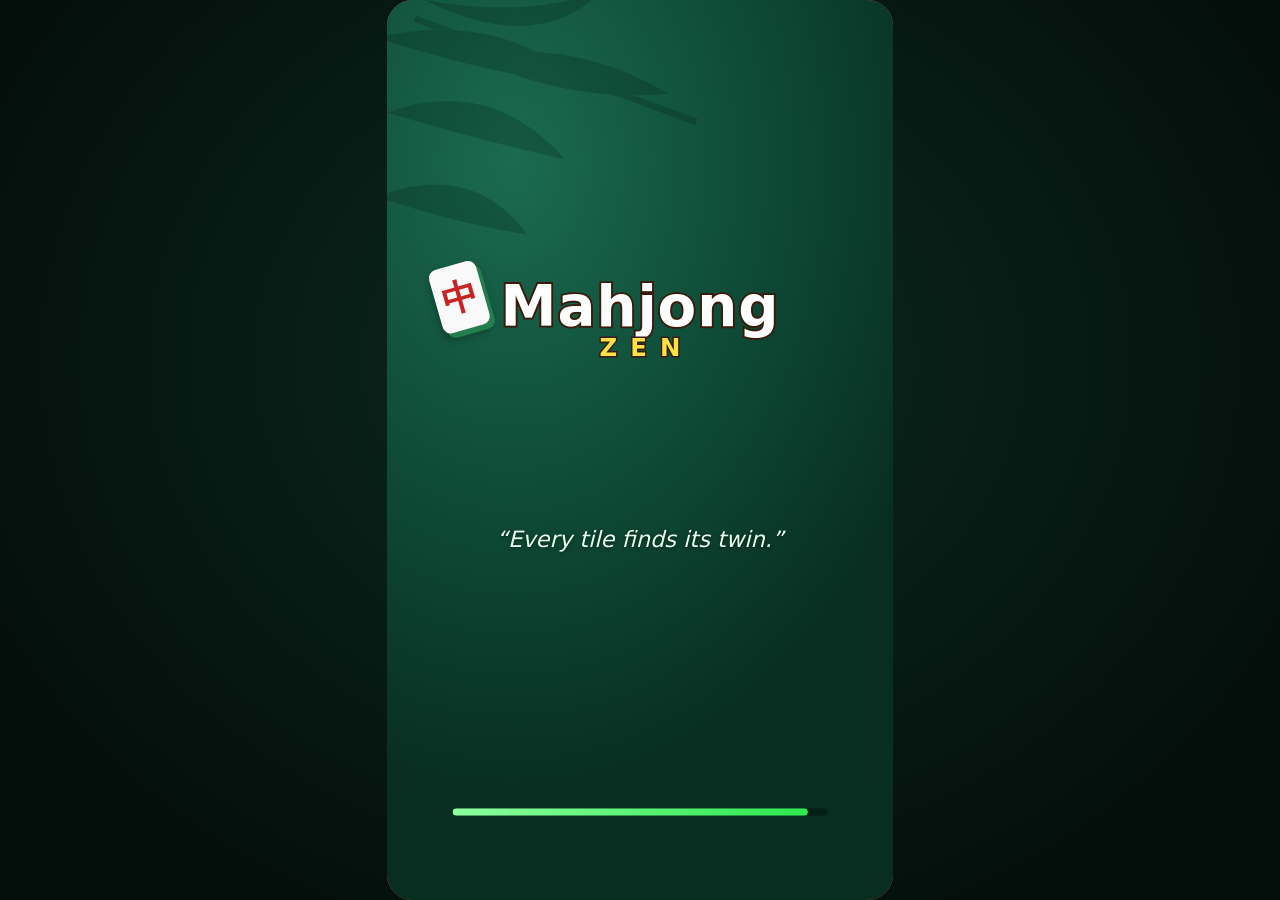
<file: index.html>
<!doctype html>
<html lang="fr">
<head>
<meta charset="utf-8">
<meta name="viewport" content="width=device-width, initial-scale=1, maximum-scale=1, user-scalable=no, viewport-fit=cover">
<meta name="theme-color" content="#082E22">
<title>Mahjong Zen</title>
<link rel="stylesheet" href="css/style.css?v=3">
</head>
<body>
<div id="stage">

  <!-- Tapis feutrine + ombres de bambou + filigrane -->
  <div id="table"><div id="leaves"></div><div id="watermark"></div></div>

  <div id="aura"></div>

  <!-- Jeu -->
  <div id="game">
    <header id="hud">
      <button class="wood round" id="btnBack" aria-label="Retour"><svg viewBox="0 0 24 24"><path d="M15 5l-7 7 7 7" /></svg></button>
      <div id="hudCenter">
        <div class="hudCol classic"><span class="lbl">Level</span><b id="hudLevel">1</b></div>
        <div class="hudCol classic mid"><span class="lbl">Score</span><b id="hudScore" class="gold">0</b><i id="scoreGlow"></i></div>
        <div class="hudCol classic"><span class="lbl">Matches</span><b id="hudMatches">0</b></div>
        <div class="hudCol tray iq"><span class="lbl">IQ</span><b id="hudIQ" class="gold">40.0</b><i id="iqGlow"></i></div>
      </div>
      <button class="wood round" id="btnMenu" aria-label="Menu"><svg viewBox="0 0 24 24"><path d="M5 7h14M5 12h14M5 17h14" /></svg></button>
    </header>

    <div id="comboZone">
      <div id="coinBox"><i class="coin"></i><b id="coinCount">0</b></div>
      <div id="comboBanner"><span id="comboText">Combo x2</span><i id="comboBar"></i></div>
      <div id="tray"><i></i><i></i><i></i><i></i></div>
    </div>

    <div id="board"></div>

    <footer id="dock">
      <button class="wood round big" id="btnShuffle" aria-label="Mélanger"><svg viewBox="0 0 24 24"><path d="M3 7h3.5c3 0 4 2 5.5 5s2.500 5 5.500 5H21M3 17h3.500c1.800 0 2.800-.7 3.700-1.900M13.800 8.900C14.700 7.700 15.700 7 17.500 7H21M18.500 4L21.500 7l-3 3M18.500 14l3 3-3 3"/></svg><em class="badge" id="bShuffle">3</em></button>
      <button class="wood round big" id="btnHint" aria-label="Indice"><svg viewBox="0 0 24 24"><path d="M9 18h6M10 21h4M12 3a6 6 0 0 0-3.500 10.900c.700.600 1 1.200 1 2.100h5c0-.9.300-1.500 1-2.100A6 6 0 0 0 12 3z"/></svg><em class="badge" id="bHint">3</em></button>
      <button class="wood round big" id="btnUndo" aria-label="Annuler"><svg viewBox="0 0 24 24"><path d="M9 14L4 9l5-5M4 9h10a6 6 0 0 1 0 12h-4"/></svg><em class="badge" id="bUndo">∞</em></button>
    </footer>
    <div id="fx"></div>
  </div>

  <!-- Portes Shoji -->
  <div id="shoji" class="closed">
    <div class="door left"><div class="paper"></div><div class="lattice"></div></div>
    <div class="door right"><div class="paper"></div><div class="lattice"></div></div>
    <div id="slit"></div>
    <div id="medal"><svg viewBox="0 0 120 120"><circle cx="60" cy="60" r="57" fill="#4A1F10" stroke="#D99B43" stroke-width="4"/><circle cx="60" cy="60" r="46" fill="none" stroke="#C88A4B" stroke-width="2"/>
      <g fill="#E8B960" stroke="#8A5A00" stroke-width="1.5">
        <g id="petals"></g></g>
      <rect x="44" y="36" width="32" height="46" rx="6" fill="#FAFAFA" stroke="#247D4E" stroke-width="3"/><text x="60" y="72" font-size="30" text-anchor="middle" fill="#C92323" font-weight="900" font-family="'Noto Serif CJK SC','Microsoft YaHei',serif">中</text></svg></div>
    <div id="flash"></div>
  </div>

  <!-- Accueil -->
  <div id="home" class="hidden">
    <div id="homeTop">
      <div class="pill"><i class="coin"></i><b id="homeCoins">0</b></div>
      <div id="logo"><span class="tilt"><i>中</i></span><h1>Mahjong<small>ZEN</small></h1></div>
      <button class="wood round" id="btnSettings" aria-label="Paramètres"><svg viewBox="0 0 24 24"><path d="M5 7h14M5 12h14M5 17h14" /></svg></button>
    </div>
    <div id="homeBottom">
      <div id="worldName">Bambouseraie</div>
      <button id="btnPlay" class="cta">Level 1</button>
      <button id="btnLevels" class="link">Tous les niveaux</button>
    </div>
  </div>

  <!-- Carte citation -->
  <div id="quote" class="hidden"><div class="card"><div class="ico"><span>中</span></div><p id="quoteText"></p></div></div>

  <!-- Sélection de niveau -->
  <div id="levelSel" class="hidden"><div class="sheet">
    <div class="sheetHead"><b>Niveaux</b><button class="wood round sm" id="lvlClose" aria-label="Fermer"><svg viewBox="0 0 24 24"><path d="M6 6l12 12M18 6L6 18"/></svg></button></div>
    <div id="lvlGrid"></div></div></div>

  <!-- Fenêtres (menu / victoire / défaite) -->
  <div id="modal" class="hidden"><div class="panel" id="panel"></div></div>

  <div id="toast"></div>

  <!-- Chargement -->
  <div id="loading"><div id="leaves2"></div>
    <div class="lg"><span class="tilt"><i>中</i></span><h1>Mahjong<small>ZEN</small></h1></div>
    <p id="loadQuote"></p>
    <div class="bar"><i id="loadBar"></i></div>
  </div>
</div>

<script src="js/engine/layouts.js?v=3"></script>
<script src="js/engine/board.js?v=3"></script>
<script src="js/engine/generator.js?v=3"></script>
<script src="js/engine/levels.js?v=3"></script>
<script src="js/render/symbols.js?v=3"></script>
<script src="js/render/tiles.js?v=3"></script>
<script src="js/render/vfx.js?v=3"></script>
<script src="js/render/shoji.js?v=3"></script>
<script src="js/audio/sfx.js?v=3"></script>
<script src="js/ui/hud.js?v=3"></script>
<script src="js/main.js?v=3"></script>
</body>
</html>
</file>
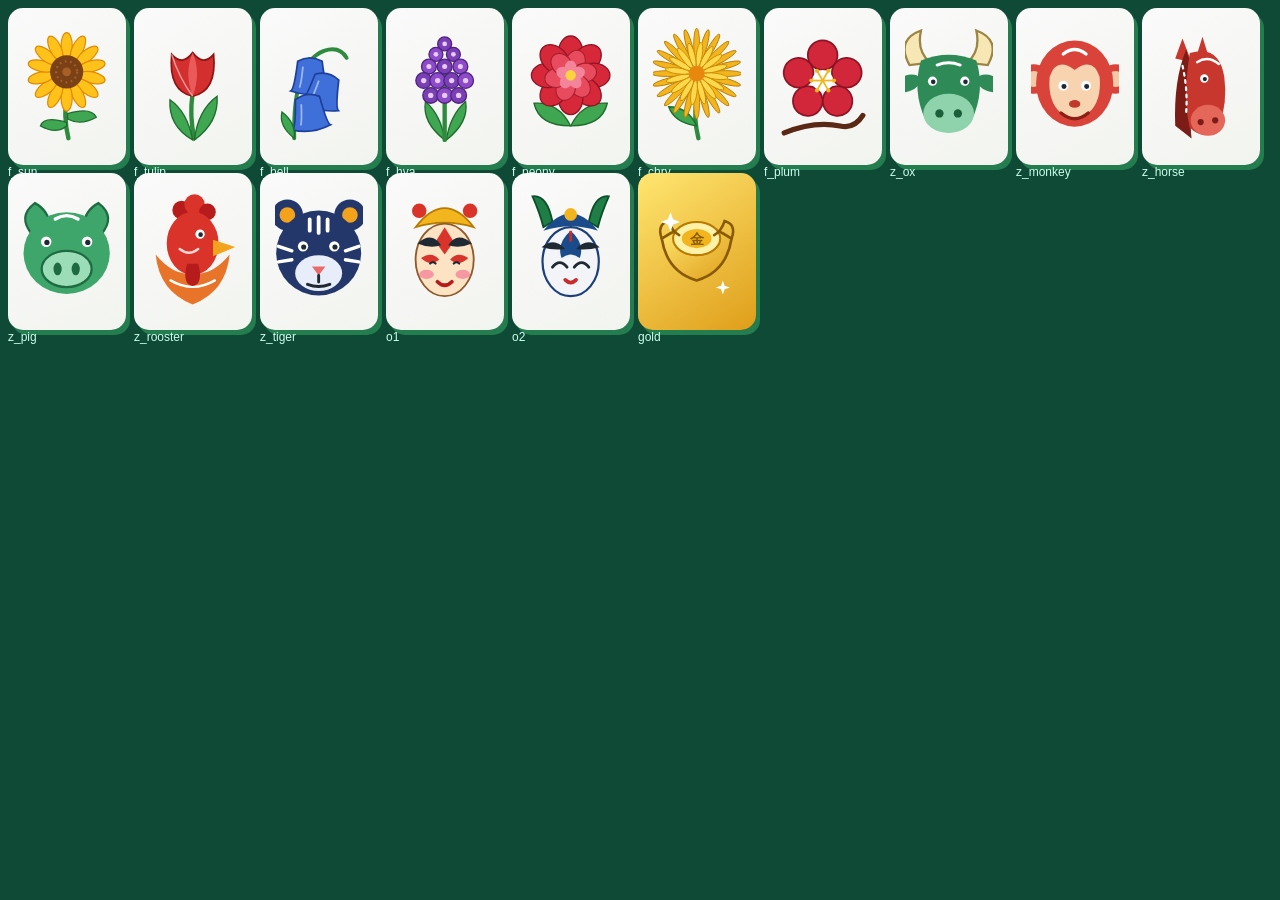
<file: tests/sheet.html>
<!doctype html><meta charset="utf-8"><title>Planche des symboles</title>
<style>body{margin:0;background:#0E4A36;display:flex;flex-wrap:wrap;gap:8px;padding:8px;font:12px sans-serif;color:#fff}
.t{width:118px;height:157px;background:linear-gradient(150deg,#FAFAFA,#F2F4EF);border-radius:15px;position:relative;box-shadow:4px 5px 0 #247D4E}
.t svg{position:absolute;left:13%;top:11%;width:74%;height:78%}.t.g{background:linear-gradient(145deg,#FFE670,#DF9E1A)}
.t span{position:absolute;bottom:-14px;left:0;color:#cfe}</style>
<body></body>
<script src="../js/engine/layouts.js"></script><script src="../js/engine/board.js"></script><script src="../js/engine/generator.js"></script><script src="../js/engine/levels.js"></script><script src="../js/render/symbols.js"></script>
<script>
const only=new URLSearchParams(location.search).get('set');
let list=[...MJ.Types.SPECIAL,'gold'];
if(only==='std')list=MJ.Types.STANDARD;
list.forEach(t=>{const d=document.createElement('div');d.className='t'+(t==='gold'?' g':'');d.innerHTML=MJ.Symbols.svg(t)+'<span>'+t+'</span>';document.body.appendChild(d);});
</script>
</file>
<file: css/style.css>
/* Mahjong Zen — scène logique 540 x 960 (9:16), mise à l'échelle par JS (--k). Tout en CSS / SVG. */
:root {
  --jade1: #46B87A; --jade2: #247D4E; --gold: #FFE047; --gold2: #DF9E1A; --neon: #2CE84F; --badge: #D93829;
  --wood1: #6B341E; --wood2: #4A2112; --mahog: #5A2815; --caramel: #C88A4B; --amber: #D99B43; --cream: #FFF3D6;
  --font: "Baloo 2", "Nunito", "Trebuchet MS", "Segoe UI Rounded", system-ui, sans-serif;
}
* { box-sizing: border-box; -webkit-tap-highlight-color: transparent; }
html, body { margin: 0; height: 100%; overflow: hidden; background: #040f0b; font-family: var(--font); color: #fff;
  user-select: none; -webkit-user-select: none; touch-action: manipulation; overscroll-behavior: none; }
body { background: radial-gradient(ellipse at 50% 40%, #0b2a20 0%, #040f0b 80%); }
button { font: inherit; color: inherit; border: 0; padding: 0; cursor: pointer; background: none; touch-action: manipulation; }
.hidden { display: none !important; }

#stage { position: absolute; left: 50%; top: 50%; width: 540px; height: 960px; transform-origin: 0 0; overflow: hidden;
  border-radius: 28px; background: #082E22; box-shadow: 0 0 0 2px rgba(0,0,0,.4), 0 20px 80px rgba(0,0,0,.7); }
#stage > * { position: absolute; inset: 0; }

/* ---------- Tapis ---------- */
#table { background:
  radial-gradient(ellipse 90% 70% at 25% 18%, #1B6B4F 0%, #0E4A36 55%, #082E22 100%); }
#table::before { content: ""; position: absolute; inset: 0; opacity: .5; mix-blend-mode: soft-light;
  background-image: url("data:image/svg+xml;utf8,<svg xmlns='http://www.w3.org/2000/svg' width='160' height='160'><filter id='n'><feTurbulence type='fractalNoise' baseFrequency='.9' numOctaves='2' stitchTiles='stitch'/><feColorMatrix values='0 0 0 0 .5  0 0 0 0 .6  0 0 0 0 .5  0 0 0 .9 0'/></filter><rect width='160' height='160' filter='url(%23n)'/></svg>"); }
#table::after { content: ""; position: absolute; inset: 0; background: radial-gradient(ellipse 75% 65% at 50% 48%, transparent 55%, rgba(4,26,18,.75) 100%); }
#leaves, #leaves2 { position: absolute; inset: 0; opacity: .22; pointer-events: none; z-index: 1;
  background:
    url("data:image/svg+xml;utf8,<svg xmlns='http://www.w3.org/2000/svg' viewBox='0 0 540 960'><g fill='%23031a12'><path d='M-10 40 Q120 10 210 90 Q110 80 -10 40Z'/><path d='M0 120 Q110 80 190 170 Q100 150 0 120Z'/><path d='M-10 210 Q90 170 150 250 Q80 240 -10 210Z'/><path d='M40 0 Q150 20 230 -10 Q160 60 40 0Z'/><path d='M90 60 Q200 40 300 100 Q190 110 90 60Z'/><path d='M30 20 L330 130' stroke='%23031a12' stroke-width='7' fill='none'/></g></svg>") no-repeat 0 0 / 100% 100%; }
#watermark { position: absolute; left: 50%; top: 50%; width: 520px; height: 520px; margin: -260px 0 0 -260px; opacity: .075; z-index: 1;
  background: url("data:image/svg+xml;utf8,<svg xmlns='http://www.w3.org/2000/svg' viewBox='-100 -100 200 200' fill='none' stroke='white' stroke-width='1.6'><circle r='96'/><circle r='88'/><circle r='56'/><circle r='22'/><g id='p'><path d='M0 -22 Q16 -48 0 -88 Q-16 -48 0 -22Z'/></g><g transform='rotate(30)'><use href='%23p'/></g><g transform='rotate(60)'><use href='%23p'/></g><g transform='rotate(90)'><use href='%23p'/></g><g transform='rotate(120)'><use href='%23p'/></g><g transform='rotate(150)'><use href='%23p'/></g><g transform='rotate(180)'><use href='%23p'/></g><g transform='rotate(210)'><use href='%23p'/></g><g transform='rotate(240)'><use href='%23p'/></g><g transform='rotate(270)'><use href='%23p'/></g><g transform='rotate(300)'><use href='%23p'/></g><g transform='rotate(330)'><use href='%23p'/></g><circle r='40' stroke-dasharray='3 5'/></svg>") center / contain no-repeat; }

/* ---------- Boutons bois ---------- */
.wood { background: radial-gradient(circle at 35% 28%, #7a3a20 0%, #4A1F10 62%, #35150a 100%); border: 3.5px solid var(--amber);
  box-shadow: 0 5px 0 #2a0f06, 0 8px 14px rgba(0,0,0,.45), inset 0 2px 0 rgba(255,225,160,.35); position: relative; transition: transform .1s; }
.wood:active { transform: translateY(3px) scale(.97); box-shadow: 0 2px 0 #2a0f06, 0 3px 8px rgba(0,0,0,.4), inset 0 2px 0 rgba(255,225,160,.3); }
.wood.round { border-radius: 50%; width: 52px; height: 52px; display: grid; place-items: center; }
.wood.round.big { width: 80px; height: 80px; }
.wood.round.sm { width: 40px; height: 40px; }
.wood svg { width: 54%; height: 54%; fill: none; stroke: var(--cream); stroke-width: 2.2; stroke-linecap: round; stroke-linejoin: round; filter: drop-shadow(0 1px 1px rgba(0,0,0,.5)); }
.wood.big svg { width: 52%; height: 52%; stroke-width: 2; }
.badge { position: absolute; right: -8px; top: -8px; min-width: 28px; height: 28px; padding: 0 6px; border-radius: 14px; background: var(--badge);
  border: 2.5px solid #fff; font: 800 17px/23px var(--font); font-style: normal; text-align: center; box-shadow: 0 2px 4px rgba(0,0,0,.4); }
.wood:disabled { filter: grayscale(.6) brightness(.7); }

/* ---------- HUD (0 -> 10%) ---------- */
#hud { inset: 0 0 auto 0; height: 96px; display: flex; align-items: center; justify-content: space-between; padding: 0 16px; z-index: 5; }
#hudCenter { flex: 1; display: flex; align-items: flex-end; justify-content: center; gap: 4px; padding: 0 6px; }
.hudCol { flex: 1; text-align: center; position: relative; line-height: 1; text-shadow: 0 2px 3px rgba(0,0,0,.5); }
.hudCol .lbl { display: block; font-size: 15px; font-weight: 600; color: #bfe8cf; margin-bottom: 4px; }
.hudCol b { font-size: 30px; font-weight: 800; display: block; }
.hudCol.mid b { font-size: 38px; }
.hudCol .gold, b.gold { color: var(--gold); text-shadow: 0 0 14px rgba(255,224,71,.55), 0 2px 3px rgba(0,0,0,.55); }
.hudCol i { position: absolute; left: 6%; right: 6%; bottom: -8px; height: 6px; border-radius: 4px; opacity: 0;
  background: radial-gradient(ellipse at center, rgba(255,224,71,.95), rgba(255,224,71,0) 70%); }
.hudCol i.on { animation: glowbar .7s ease-out; }
@keyframes glowbar { 0% { opacity: 1; transform: scaleX(.4); } 100% { opacity: 0; transform: scaleX(1.25); } }
#game { z-index: 3; }
#game > * { position: absolute; }
.hudCol.iq { display: none; }
body.trayMode .hudCol.classic { display: none; }
.hudCol.iq { max-width: 220px; } .hudCol.iq b { font-size: 40px; } .hudCol.iq .lbl { display: inline; margin-right: 6px; font-size: 22px; color: var(--gold); }
.hudCol.iq b { display: inline; }
body.trayMode .iq { display: block; }

/* ---------- Zone combo / tiroir (10 -> 18%) ---------- */
#comboZone { inset: 96px 0 auto 0; height: 77px; z-index: 4; pointer-events: none; }
#coinBox { position: absolute; left: 18px; top: 22px; display: flex; align-items: center; gap: 6px; font-weight: 800; font-size: 24px; color: var(--gold);
  text-shadow: 0 2px 3px rgba(0,0,0,.6); opacity: 0; transition: opacity .3s; }
#coinBox.show { opacity: 1; }
.coin { display: inline-block; width: 26px; height: 26px; border-radius: 50%; background: radial-gradient(circle at 35% 30%, #FFF2A6, #F2B51E 55%, #B87A00); border: 2px solid #8A5A00; box-shadow: inset 0 0 0 3px rgba(255,255,255,.25); }
#comboBanner { position: absolute; left: 50%; top: 14px; transform: translateX(-50%) scale(.6); opacity: 0; text-align: center; transition: opacity .2s, transform .25s cubic-bezier(.3,1.6,.5,1); }
#comboBanner.on { opacity: 1; transform: translateX(-50%) scale(1); }
#comboText { display: block; font-size: 40px; font-weight: 800; color: var(--neon); -webkit-text-stroke: 2px #0a3d1a; paint-order: stroke fill;
  text-shadow: 0 0 18px rgba(44,232,79,.6), 0 3px 0 #0a3d1a; letter-spacing: .5px; }
#comboBanner.pop #comboText { animation: pop .3s cubic-bezier(.3,1.8,.5,1); }
@keyframes pop { 0% { transform: scale(1.5); } 100% { transform: scale(1); } }
#comboBar { display: block; height: 6px; margin: 2px auto 0; width: 150px; border-radius: 4px; background: rgba(0,0,0,.35); position: relative; overflow: hidden; }
#comboBar::after { content: ""; position: absolute; inset: 0; background: linear-gradient(90deg, #8dff9f, var(--neon)); transform-origin: left; transform: scaleX(var(--t, 1)); }
#tray { position: absolute; left: 50%; top: 4px; width: 281px; height: 67px; transform: translateX(-50%); display: none; gap: 7px; align-items: center; padding: 0 8px;
  border-radius: 14px; border: 4px solid var(--amber); background: linear-gradient(#3b170b, #2a0f06); box-shadow: inset 0 4px 10px rgba(0,0,0,.6), 0 4px 10px rgba(0,0,0,.4); transition: box-shadow .25s, border-color .25s; }
body.trayMode #tray { display: flex; }
#tray.glow { border-color: var(--neon); box-shadow: 0 0 22px 4px rgba(44,232,79,.75), inset 0 4px 10px rgba(0,0,0,.6); }
#tray i { flex: 1; height: 50px; border-radius: 8px; background: rgba(0,0,0,.32); box-shadow: inset 0 2px 5px rgba(0,0,0,.6); }
body.trayMode #comboBanner { left: auto; right: 6px; top: 10px; transform: scale(.6); transform-origin: right center; width: 124px; }
body.trayMode #comboBanner.on { transform: scale(1); }
body.trayMode #comboText { font-size: 26px; -webkit-text-stroke-width: 1.5px; }
body.trayMode #comboBar { width: 90px; }

/* ---------- Plateau ---------- */
#board { inset: 0; z-index: 2; }
.tile { position: absolute; width: var(--cw); height: var(--ch); perspective: 500px; transition: transform .16s cubic-bezier(.3,1.6,.5,1), opacity .2s; cursor: pointer; }
.tile .base { position: absolute; inset: 0; border-radius: var(--rad); background: linear-gradient(150deg, var(--jade1), var(--jade2));
  box-shadow: calc(var(--s) * 4px) calc(var(--s) * 7px) calc(var(--s) * 11px) rgba(0, 20, 12, .38); transition: background .15s; }
.tile .face { position: absolute; left: 0; top: 0; width: var(--fw); height: var(--fh); border-radius: var(--rad); transform-style: preserve-3d;
  transition: transform .6s cubic-bezier(.3,1.35,.5,1); }
.tile .front, .tile .back { position: absolute; inset: 0; border-radius: inherit; backface-visibility: hidden; -webkit-backface-visibility: hidden; overflow: hidden; }
.tile .front { background: linear-gradient(150deg, #FAFAFA 0%, #F2F4EF 100%);
  box-shadow: calc(var(--s) * 2px) calc(var(--s) * 2.5px) 0 #CDEBD9, inset 0 0 0 calc(var(--s) * 1.5px) rgba(255,255,255,.9), inset 0 -2px 6px rgba(120,150,130,.18); transition: background .15s; }
.tile .front svg { position: absolute; left: 13%; top: 11%; width: 74%; height: 78%; }
.tile .back { transform: rotateY(180deg); background: linear-gradient(150deg, #F7D147, #E0A91E); box-shadow: calc(var(--s) * 2px) calc(var(--s) * 2.5px) 0 #b98412; }
.tile .back svg { width: 100%; height: 100%; }
.tile.mystery .face { transform: rotateY(180deg); }
.tile.mystery .base { background: linear-gradient(150deg, #d9a416, #a97a0c); }
.tile .front::after { content: ""; position: absolute; inset: 0; background: rgba(15, 35, 28, .24); opacity: 0; transition: opacity .2s; border-radius: inherit; }
.tile.blocked .front::after { opacity: 1; }
.tile.selected { transform: scale(1.04); }
.tile.selected .front { background: #EFFA78; box-shadow: 0 0 calc(var(--s) * 18px) calc(var(--s) * 3px) rgba(255,240,90,.85), calc(var(--s) * 2px) calc(var(--s) * 2.5px) 0 #b99a1c; }
.tile.selected .base { background: linear-gradient(150deg, #F5C836, #c99a10); }
.tile.selected .front::after { opacity: 0; }
.tile.gold .front { background: linear-gradient(145deg, #FFE670, #DF9E1A); box-shadow: calc(var(--s) * 2px) calc(var(--s) * 2.5px) 0 #8A5A00, inset 0 0 0 2px rgba(255,250,200,.8); }
.tile.gold .base { background: linear-gradient(150deg, #F5C836, #A8740B); }
.tile.gold .sp { animation: twinkle 1.4s infinite; transform-origin: center; }
@keyframes twinkle { 0%, 100% { opacity: .2; } 50% { opacity: 1; } }
.tile.hint .front { animation: hintPulse .7s ease-in-out infinite alternate; }
@keyframes hintPulse { from { background: #FAFAFA; } to { background: #FFEE70; box-shadow: 0 0 calc(var(--s) * 20px) calc(var(--s) * 4px) rgba(255,224,71,.95); } }
.tile .stoneCap { position: absolute; left: 0; top: 0; width: var(--fw); height: var(--fh); display: none; pointer-events: none; }
.tile.stoned .stoneCap { display: block; }
.tile .stoneCap svg { width: 100%; height: 100%; filter: drop-shadow(0 2px 2px rgba(0,0,0,.4)); }
.tile .stoneCap.crack { display: block; animation: crack .45s forwards; }
@keyframes crack { 0% { transform: scale(1); opacity: 1; } 30% { transform: scale(1.08) rotate(-3deg); } 100% { transform: scale(1.4) rotate(8deg); opacity: 0; } }
.tile.shake { animation: shake .16s linear; }
@keyframes shake { 0%, 100% { translate: 0 0; } 25% { translate: -4px 0; } 75% { translate: 4px 0; } }
.tile.vanish { animation: vanish .18s ease-in forwards; pointer-events: none; }
@keyframes vanish { 0% { transform: scale(1.04); filter: brightness(1.6); } 100% { transform: scale(1.28); opacity: 0; filter: brightness(2.2); } }
.tile.gone { display: none; }
.tile.pre { opacity: 0; transform: translateY(-70px) scale(.7); }
.tile.shuf { animation: shuf .6s ease-in-out; }
@keyframes shuf { 0% { transform: none; } 40% { transform: translateY(-14px) rotateY(180deg) scale(.9); } 100% { transform: none; } }
.tile.fly { position: absolute; z-index: 999 !important; transition: transform .35s cubic-bezier(.3,.9,.4,1), opacity .2s; pointer-events: none; }

/* ---------- Dock (85 -> 100%) ---------- */
#dock { inset: auto 0 0 0; height: 144px; z-index: 5; display: flex; justify-content: space-evenly; align-items: center; padding: 18px 20px 0;
  background: linear-gradient(180deg, var(--wood1) 0%, var(--wood2) 100%); border-top: 5px solid var(--caramel);
  border-radius: 50% 50% 0 0 / 22px 22px 0 0; box-shadow: 0 -8px 20px rgba(0,0,0,.45), inset 0 3px 0 rgba(255,225,160,.35); }
#dock::before { content: ""; position: absolute; inset: 8px 12px auto; height: 3px; border-radius: 2px; background: rgba(217,155,67,.5); }
#dock .wood.big { margin-top: 6px; }

#fx { inset: 0; z-index: 30; pointer-events: none; overflow: hidden; }
#fx > * { position: absolute; }
.fx-text { font-weight: 800; font-size: 34px; color: #fff; -webkit-text-stroke: 5px #1a0e05; paint-order: stroke fill; white-space: nowrap; text-shadow: 0 3px 6px rgba(0,0,0,.4); transform: translate(-50%, -50%); }
.fx-text.gold { color: var(--gold); }
.fx-flash { width: 150px; height: 150px; margin: -75px 0 0 -75px; border-radius: 50%; background: radial-gradient(circle, #fff 0%, rgba(255,246,150,.85) 30%, rgba(255,224,71,0) 70%); }
.fx-p { width: 18px; height: 18px; }
.fx-p svg { width: 100%; height: 100%; display: block; }
.fx-tier { left: 50%; top: 340px; font-size: 92px; font-weight: 900; transform: translate(-50%, -50%); white-space: nowrap; -webkit-text-stroke: 8px #1a0e05; paint-order: stroke fill; }
.fx-mascot { width: 120px; height: 150px; left: 50%; margin-left: -60px; top: 150px; }
.fx-mascot svg { width: 100%; height: 100%; filter: drop-shadow(0 6px 6px rgba(0,0,0,.4)); }
.fx-coin { width: 26px; height: 26px; }

/* ---------- Shoji ---------- */
#shoji { z-index: 40; pointer-events: none; }
#shoji.closed { pointer-events: auto; }
.door { position: absolute; top: 0; width: 50.2%; height: 100%; transition: transform 1.1s cubic-bezier(.65,.05,.25,1); overflow: hidden; box-shadow: 0 0 40px rgba(0,0,0,.5); }
.door.left { left: 0; } .door.right { right: 0; }
#shoji.open .door.left { transform: translateX(-102%); } #shoji.open .door.right { transform: translateX(102%); }
.door .paper { position: absolute; inset: 0; background:
  url("data:image/svg+xml;utf8,<svg xmlns='http://www.w3.org/2000/svg' viewBox='0 0 270 960'><g fill='none' stroke='%237a8a45' stroke-linecap='round' opacity='.55'><path d='M70 -10 V980' stroke-width='11'/><path d='M180 -10 V980' stroke-width='8'/><g stroke-width='2.5'><path d='M60 150 h20 M60 330 h20 M60 540 h20 M60 760 h20 M172 220 h18 M172 470 h18 M172 690 h18'/></g></g><g fill='%235e8f3b' opacity='.5'><path d='M70 160 q40 -30 70 -6 q-36 22 -70 6z'/><path d='M70 360 q-44 -24 -66 4 q40 18 66 -4z'/><path d='M180 260 q40 -30 70 -6 q-36 22 -70 6z'/><path d='M180 520 q-44 -24 -66 4 q40 18 66 -4z'/><path d='M70 640 q40 -30 70 -6 q-36 22 -70 6z'/><path d='M180 800 q-44 -24 -66 4 q40 18 66 -4z'/></g></svg>") center / 100% 100% no-repeat,
  radial-gradient(ellipse 60% 70% at var(--gx, 100%) 50%, #F5DDA8 0%, #E8C996 45%, #C89B5E 100%); }
.door.right .paper { --gx: 0%; }
.door .lattice { position: absolute; inset: 0; border: 14px solid var(--mahog);
  background: linear-gradient(90deg, var(--mahog) 6px, transparent 6px) 0 0 / 80px 100%, linear-gradient(180deg, var(--mahog) 6px, transparent 6px) 0 0 / 100% 120px;
  box-shadow: inset 0 0 0 3px #7a3a20, inset 0 0 18px rgba(0,0,0,.45); }
.door.left .lattice { border-right-width: 10px; } .door.right .lattice { border-left-width: 10px; }
#slit { position: absolute; left: 50%; top: 0; bottom: 0; width: 8px; margin-left: -4px; z-index: 2; transition: opacity .3s;
  background: linear-gradient(180deg, transparent, #ffe27a 15%, #fff1b0 50%, #ffe27a 85%, transparent); filter: blur(2.5px) drop-shadow(0 0 14px #ffc83a); }
#medal { position: absolute; left: 50%; top: 50%; width: 170px; height: 170px; margin: -85px 0 0 -85px; z-index: 3; filter: drop-shadow(0 0 24px rgba(255,200,60,.7)) drop-shadow(0 6px 8px rgba(0,0,0,.5));
  transition: transform .7s cubic-bezier(.5,0,.8,.4), opacity .6s; }
#shoji.open #medal, #shoji.open #slit { opacity: 0; } #shoji.open #medal { transform: scale(.4) rotate(90deg); }
#flash { position: absolute; inset: 0; z-index: 4; opacity: 0; background: radial-gradient(ellipse at 50% 50%, rgba(255,246,190,.95), rgba(255,200,70,.55) 40%, rgba(255,200,70,0) 70%); }
#flash.go { animation: flash 1s ease-out; }
@keyframes flash { 0% { opacity: 0; } 20% { opacity: 1; } 100% { opacity: 0; } }

/* ---------- Accueil ---------- */
#home { z-index: 45; pointer-events: none; }
#home > * { pointer-events: auto; }
#homeTop { position: absolute; inset: 22px 18px auto; display: flex; justify-content: space-between; align-items: flex-start; }
.pill { display: flex; align-items: center; gap: 8px; padding: 6px 16px 6px 8px; border-radius: 26px; background: rgba(74,31,16,.9); border: 3px solid var(--amber); font-weight: 800; font-size: 22px; color: var(--gold); box-shadow: 0 4px 8px rgba(0,0,0,.4); }
#logo { position: absolute; left: 50%; top: 70px; transform: translateX(-50%); text-align: center; filter: drop-shadow(0 4px 6px rgba(0,0,0,.55)); }
#logo h1, .lg h1 { margin: 0; font-size: 60px; line-height: .9; font-weight: 800; color: #fff; letter-spacing: 1px; -webkit-text-stroke: 4px #3a1a0c; paint-order: stroke fill; }
#logo h1 small, .lg h1 small { display: block; font-size: 26px; letter-spacing: 14px; color: var(--gold); -webkit-text-stroke: 3px #3a1a0c; margin-top: 6px; padding-left: 14px; }
.tilt { position: absolute; left: -64px; top: -18px; width: 52px; height: 70px; transform: rotate(-16deg); border-radius: 9px; background: #FAFAFA; box-shadow: 4px 6px 0 var(--jade2), 0 6px 10px rgba(0,0,0,.4); display: grid; place-items: center; }
.tilt i { font: 900 38px/1 "Noto Serif CJK SC", "Microsoft YaHei", serif; color: #C92323; font-style: normal; }
#homeBottom { position: absolute; inset: auto 0 70px; text-align: center; }
#worldName { font-size: 20px; font-weight: 700; color: #4A1F10; margin-bottom: 12px; text-shadow: 0 1px 0 rgba(255,235,190,.6); }
.cta { min-width: 300px; padding: 14px 40px 16px; border-radius: 40px; font-size: 44px; font-weight: 800; color: #fff; -webkit-text-stroke: 4px #7a3a00; paint-order: stroke fill;
  background: linear-gradient(#FFC04A, #F58A1F); border: 4px solid #FFE08A; box-shadow: 0 7px 0 #A8520A, 0 14px 20px rgba(0,0,0,.45), inset 0 3px 0 rgba(255,255,255,.5); }
.cta:active { transform: translateY(4px); box-shadow: 0 3px 0 #A8520A, 0 6px 12px rgba(0,0,0,.4); }
.link { display: block; margin: 22px auto 0; font-size: 20px; font-weight: 700; color: #4A1F10; text-decoration: underline; text-underline-offset: 4px; }

/* ---------- Carte citation ---------- */
#quote { z-index: 42; display: grid; place-items: center; pointer-events: none; }
#quote .card { width: 380px; padding: 26px 28px 30px; text-align: center; border-radius: 20px; background: #FFF7E4; border: 5px double #8A5A2B; color: #4A2A12;
  box-shadow: 0 10px 40px rgba(0,0,0,.55), inset 0 0 0 4px #FFF7E4, inset 0 0 0 6px rgba(138,90,43,.35); transform: scale(.85); opacity: 0; transition: transform .45s cubic-bezier(.3,1.5,.5,1), opacity .35s; }
#quote.show .card { transform: scale(1); opacity: 1; }
#quote .ico { width: 50px; height: 68px; margin: -56px auto 12px; border-radius: 9px; background: #FAFAFA; box-shadow: 4px 6px 0 var(--jade2), 0 6px 10px rgba(0,0,0,.35); display: grid; place-items: center; transform: rotate(-8deg); }
#quote .ico span { font: 900 36px/1 "Noto Serif CJK SC", "Microsoft YaHei", serif; color: #C92323; }
#quote p { margin: 0; font-size: 25px; font-weight: 700; line-height: 1.25; font-style: italic; }

/* ---------- Sélection de niveaux ---------- */
#levelSel { z-index: 60; background: rgba(4,20,14,.7); display: grid; place-items: center; }
.sheet { width: 480px; height: 780px; border-radius: 22px; background: linear-gradient(#3b170b, #2a0f06); border: 5px solid var(--amber); box-shadow: 0 16px 50px rgba(0,0,0,.6); display: flex; flex-direction: column; overflow: hidden; }
.sheetHead { display: flex; justify-content: space-between; align-items: center; padding: 14px 18px; font-size: 30px; font-weight: 800; color: var(--gold); border-bottom: 3px solid rgba(217,155,67,.4); }
#lvlGrid { flex: 1; overflow-y: auto; padding: 10px 16px 24px; scrollbar-width: thin; touch-action: pan-y; }
#lvlGrid h3 { margin: 18px 0 8px; font-size: 20px; color: #ffd98a; font-weight: 700; display: flex; align-items: center; gap: 8px; }
#lvlGrid h3::after { content: ""; flex: 1; height: 2px; background: rgba(217,155,67,.35); }
.lvlRow { display: grid; grid-template-columns: repeat(5, 1fr); gap: 8px; }
.lv { aspect-ratio: 1; border-radius: 12px; font-size: 22px; font-weight: 800; color: #fff; background: linear-gradient(#5a8f6c, #2f6a48); border: 3px solid #9FD6B2; box-shadow: 0 4px 0 #1a4a2f; position: relative; }
.lv.cur { background: linear-gradient(#FFC04A, #F58A1F); border-color: #FFE08A; box-shadow: 0 4px 0 #A8520A; }
.lv.lock { background: #4a3a30; border-color: #6d5645; color: #9a8a7c; box-shadow: 0 4px 0 #2a1d16; }
.lv .st { position: absolute; bottom: 1px; left: 0; right: 0; font-size: 11px; color: var(--gold); letter-spacing: -1px; }

/* ---------- Fenêtres ---------- */
#modal { z-index: 70; display: grid; place-items: center; background: rgba(4,20,14,.65); }
.panel { width: 400px; padding: 26px 26px 28px; border-radius: 24px; text-align: center; background: linear-gradient(#FFF7E4, #F6E4BC); border: 6px solid var(--mahog); color: #4A2A12;
  box-shadow: 0 16px 50px rgba(0,0,0,.6), inset 0 0 0 3px #D99B43; animation: panelIn .4s cubic-bezier(.3,1.5,.5,1); }
@keyframes panelIn { from { transform: scale(.7); opacity: 0; } }
.panel h2 { margin: 0 0 8px; font-size: 40px; font-weight: 800; color: #7a2a10; }
.panel .stars { font-size: 56px; letter-spacing: 6px; color: #E0A91E; text-shadow: 0 3px 0 #8A5A00; margin: 4px 0 10px; }
.panel .stars .off { color: #cdbd98; text-shadow: none; }
.panel .rows { margin: 6px 0 18px; font-size: 22px; font-weight: 700; }
.panel .rows div { display: flex; justify-content: space-between; padding: 6px 12px; border-bottom: 2px dotted rgba(138,90,43,.35); }
.panel .rows b { color: #b3340f; }
.btn { display: block; width: 100%; margin-top: 10px; padding: 12px; border-radius: 30px; font-size: 28px; font-weight: 800; color: #fff; -webkit-text-stroke: 3px #7a3a00; paint-order: stroke fill;
  background: linear-gradient(#FFC04A, #F58A1F); border: 3px solid #FFE08A; box-shadow: 0 5px 0 #A8520A; }
.btn:active { transform: translateY(3px); box-shadow: 0 2px 0 #A8520A; }
.btn.alt { background: linear-gradient(#8a5a3a, #5A2815); border-color: var(--amber); box-shadow: 0 5px 0 #2a0f06; -webkit-text-stroke: 3px #2a0f06; font-size: 22px; }
.opt { display: flex; justify-content: space-between; align-items: center; padding: 10px 6px; font-size: 24px; font-weight: 700; }
.seg { display: flex; border: 3px solid var(--mahog); border-radius: 20px; overflow: hidden; }
.seg button { padding: 6px 14px; font-size: 18px; font-weight: 800; color: #7a2a10; background: #F6E4BC; }
.seg button.on { background: var(--mahog); color: var(--gold); }

#toast { position: absolute; left: 50%; bottom: 168px; transform: translate(-50%, 20px); z-index: 80; padding: 10px 22px; border-radius: 24px; background: rgba(40,16,8,.92); border: 3px solid var(--amber);
  font-size: 22px; font-weight: 700; opacity: 0; pointer-events: none; transition: .3s; white-space: normal; text-align: center; max-width: 440px; inset: auto; }
#toast.show { opacity: 1; transform: translate(-50%, 0); }

/* ---------- Chargement ---------- */
#loading { z-index: 100; background: radial-gradient(ellipse 90% 70% at 25% 18%, #1B6B4F, #0E4A36 55%, #082E22); transition: opacity .6s; }
#loading.out { opacity: 0; pointer-events: none; }
#loading .lg { position: absolute; left: 50%; top: 300px; transform: translateX(-50%); text-align: center; }
#loading .lg .tilt { left: -70px; }
#loadQuote { position: absolute; left: 50px; right: 50px; top: 560px; text-align: center; font-size: 24px; line-height: 1.3; font-style: italic; color: #e8fff0; text-shadow: 0 2px 4px rgba(0,0,0,.5); margin: 0; }
#loading .bar { position: absolute; left: 70px; right: 70px; bottom: 90px; height: 8px; border-radius: 6px; background: rgba(0,0,0,.35); overflow: hidden; }
#loadBar { display: block; height: 100%; width: 0; background: linear-gradient(90deg, #8dff9f, #2CE84F); border-radius: 6px; transition: width .2s; }

/* ===== Combo flashy ===== */
#stage { --cc: #2CE84F; }
#comboBanner { filter: drop-shadow(0 0 10px var(--cc)); }
#comboBanner::before { content: ""; position: absolute; left: -40px; right: -40px; top: -14px; bottom: -8px; z-index: -1; opacity: 0; filter: blur(10px);
  background: radial-gradient(ellipse, var(--cc), transparent 70%); }
#comboBanner.on::before { opacity: .5; animation: beat .42s ease-in-out infinite alternate; }
@keyframes beat { from { transform: scale(.85); opacity: .3; } to { transform: scale(1.2); opacity: .7; } }
#comboBanner.on { transform: translateX(-50%) scale(var(--sc, 1)); }
body.trayMode #comboBanner.on { transform: scale(var(--sc, 1)); }
#comboText { color: var(--cc); text-shadow: 0 0 16px var(--cc), 0 0 38px var(--cc), 0 3px 0 rgba(0,0,0,.6); }
#comboBanner.rainbow #comboText { text-shadow: none; filter: drop-shadow(0 0 12px #fff9) drop-shadow(0 0 24px var(--cc));
  background: linear-gradient(90deg, #ff5c5c, #ffe047, #2ce84f, #3cd8ff, #ff5cd8, #ff5c5c); background-size: 200% 100%;
  -webkit-background-clip: text; background-clip: text; color: transparent; animation: rb .9s linear infinite; }
#comboBanner.rainbow.pop #comboText { animation: rb .9s linear infinite, pop .3s cubic-bezier(.3,1.8,.5,1); }
@keyframes rb { to { background-position: 200% 0; } }
#tray.glow { border-color: var(--cc); box-shadow: 0 0 26px 6px var(--cc), inset 0 4px 10px rgba(0,0,0,.6); }
#comboBar::after { background: linear-gradient(90deg, #fff, var(--cc)); box-shadow: 0 0 10px var(--cc); }

#aura { z-index: 2; pointer-events: none; opacity: 0; transition: opacity .35s; border-radius: inherit; mix-blend-mode: screen;
  box-shadow: inset 0 0 calc(50px + var(--ai, 0) * 150px) calc(var(--ai, 0) * 46px) var(--cc); }
#aura.on { opacity: .85; animation: auraPulse .5s ease-in-out infinite alternate; }
@keyframes auraPulse { from { filter: brightness(.7); } to { filter: brightness(1.7); } }
#table.pulse { animation: tpulse .35s ease-out; }
@keyframes tpulse { 0% { filter: brightness(1.9) saturate(1.5); } 100% { filter: none; } }

#game.shake { animation: gshake .34s linear; }
@keyframes gshake {
  0%, 100% { transform: none; } 15% { transform: translate(calc(var(--amp) * -1px), calc(var(--amp) * .6px)); }
  35% { transform: translate(calc(var(--amp) * 1px), calc(var(--amp) * -.7px)); } 55% { transform: translate(calc(var(--amp) * -.7px), calc(var(--amp) * -.4px)); }
  75% { transform: translate(calc(var(--amp) * .5px), calc(var(--amp) * .5px)); } }

.fx-ring { width: 60px; height: 60px; margin: -30px 0 0 -30px; border-radius: 50%; border: 6px solid var(--cc); box-shadow: 0 0 22px var(--cc), inset 0 0 18px var(--cc); }
.fx-rays { width: 900px; height: 900px; margin: -450px 0 0 -450px; border-radius: 50%; mix-blend-mode: screen;
  background: repeating-conic-gradient(from 0deg, var(--cc) 0 5deg, transparent 5deg 16deg);
  -webkit-mask: radial-gradient(circle, #000 0, transparent 66%); mask: radial-gradient(circle, #000 0, transparent 66%); }
.fx-streak { width: 80px; height: 5px; margin-top: -2px; border-radius: 3px; transform-origin: 0 50%; background: linear-gradient(90deg, transparent, var(--cc), #fff); box-shadow: 0 0 8px var(--cc); }
.fx-screen { width: 540px; height: 960px; mix-blend-mode: screen; }
.hudCol.mid b.bump { animation: bump .38s cubic-bezier(.3,1.9,.5,1); }
@keyframes bump { 0% { transform: scale(1.5); filter: brightness(2); } 100% { transform: scale(1); } }
@keyframes vanish { 0% { transform: scale(1.04); filter: brightness(1.6); } 35% { transform: scale(1.18); filter: brightness(3.2) saturate(.4); }
  100% { transform: scale(1.4); opacity: 0; filter: brightness(4); } }
.tile.selected .front { animation: selGlow .5s ease-in-out infinite alternate; }
@keyframes selGlow { to { box-shadow: 0 0 calc(var(--s) * 30px) calc(var(--s) * 8px) rgba(255,240,90,1), calc(var(--s) * 2px) calc(var(--s) * 2.5px) 0 #b99a1c; } }

/* ===== Effets réduits (petites configurations / WebView lent) ===== */
body.lowfx #table::before, body.lowfx #aura, body.lowfx #comboBanner::before { display: none; }
body.lowfx .tile { perspective: none; transition: transform .12s, opacity .15s; }
body.lowfx .tile .base { box-shadow: calc(var(--s) * 3px) calc(var(--s) * 5px) 0 rgba(0, 20, 12, .3); transition: none; }
body.lowfx .tile .face { transform-style: flat; transition: none; }
body.lowfx .tile .front { box-shadow: calc(var(--s) * 2px) calc(var(--s) * 2.5px) 0 #CDEBD9; transition: none; }
body.lowfx .tile .front::after { transition: none; }
body.lowfx .tile.mystery .face { transform: none; }
body.lowfx .tile.mystery .back { transform: none; backface-visibility: visible; -webkit-backface-visibility: visible; z-index: 2; }
body.lowfx .tile.mystery .front { visibility: hidden; }
body.lowfx .tile.selected .front { animation: none; box-shadow: 0 0 0 calc(var(--s) * 3px) #FFF06A; }
body.lowfx .tile.hint .front { animation: none; background: #FFEE70; box-shadow: 0 0 0 calc(var(--s) * 3px) #FFE047; }
body.lowfx .tile.gold .sp { animation: none; }
body.lowfx .tile .stoneCap svg { filter: none; }
body.lowfx .tile.vanish { animation: vanishLow .16s ease-in forwards; }
@keyframes vanishLow { to { transform: scale(1.2); opacity: 0; } }
body.lowfx .tile.shuf { animation: shufLow .4s ease-in-out; }
@keyframes shufLow { 50% { transform: scale(.85); } }
body.lowfx #table.pulse, body.lowfx #game.shake { animation: none; }
body.lowfx #comboBanner { filter: none; }
body.lowfx #comboText { text-shadow: 0 3px 0 rgba(0, 0, 0, .6); }
body.lowfx #comboBanner.rainbow #comboText { animation: none; filter: none; background: none; color: var(--cc); -webkit-background-clip: border-box; background-clip: border-box; }
body.lowfx #tray.glow { box-shadow: 0 0 0 3px var(--cc), inset 0 4px 10px rgba(0, 0, 0, .6); }
body.lowfx #comboBar::after { box-shadow: none; }
body.lowfx .fx-ring { box-shadow: none; }
body.lowfx .fx-text { text-shadow: none; }
body.lowfx .fx-flash { display: none; }
body.lowfx .wood { box-shadow: 0 4px 0 #2a0f06; }
body.lowfx .hudCol, body.lowfx .hudCol .gold, body.lowfx b.gold { text-shadow: 0 2px 0 rgba(0, 0, 0, .5); }
body.lowfx .door { box-shadow: none; }
body.lowfx #slit, body.lowfx #medal { filter: none; }
body.lowfx #stage, body.lowfx .panel, body.lowfx .sheet { box-shadow: none; }
</file>
